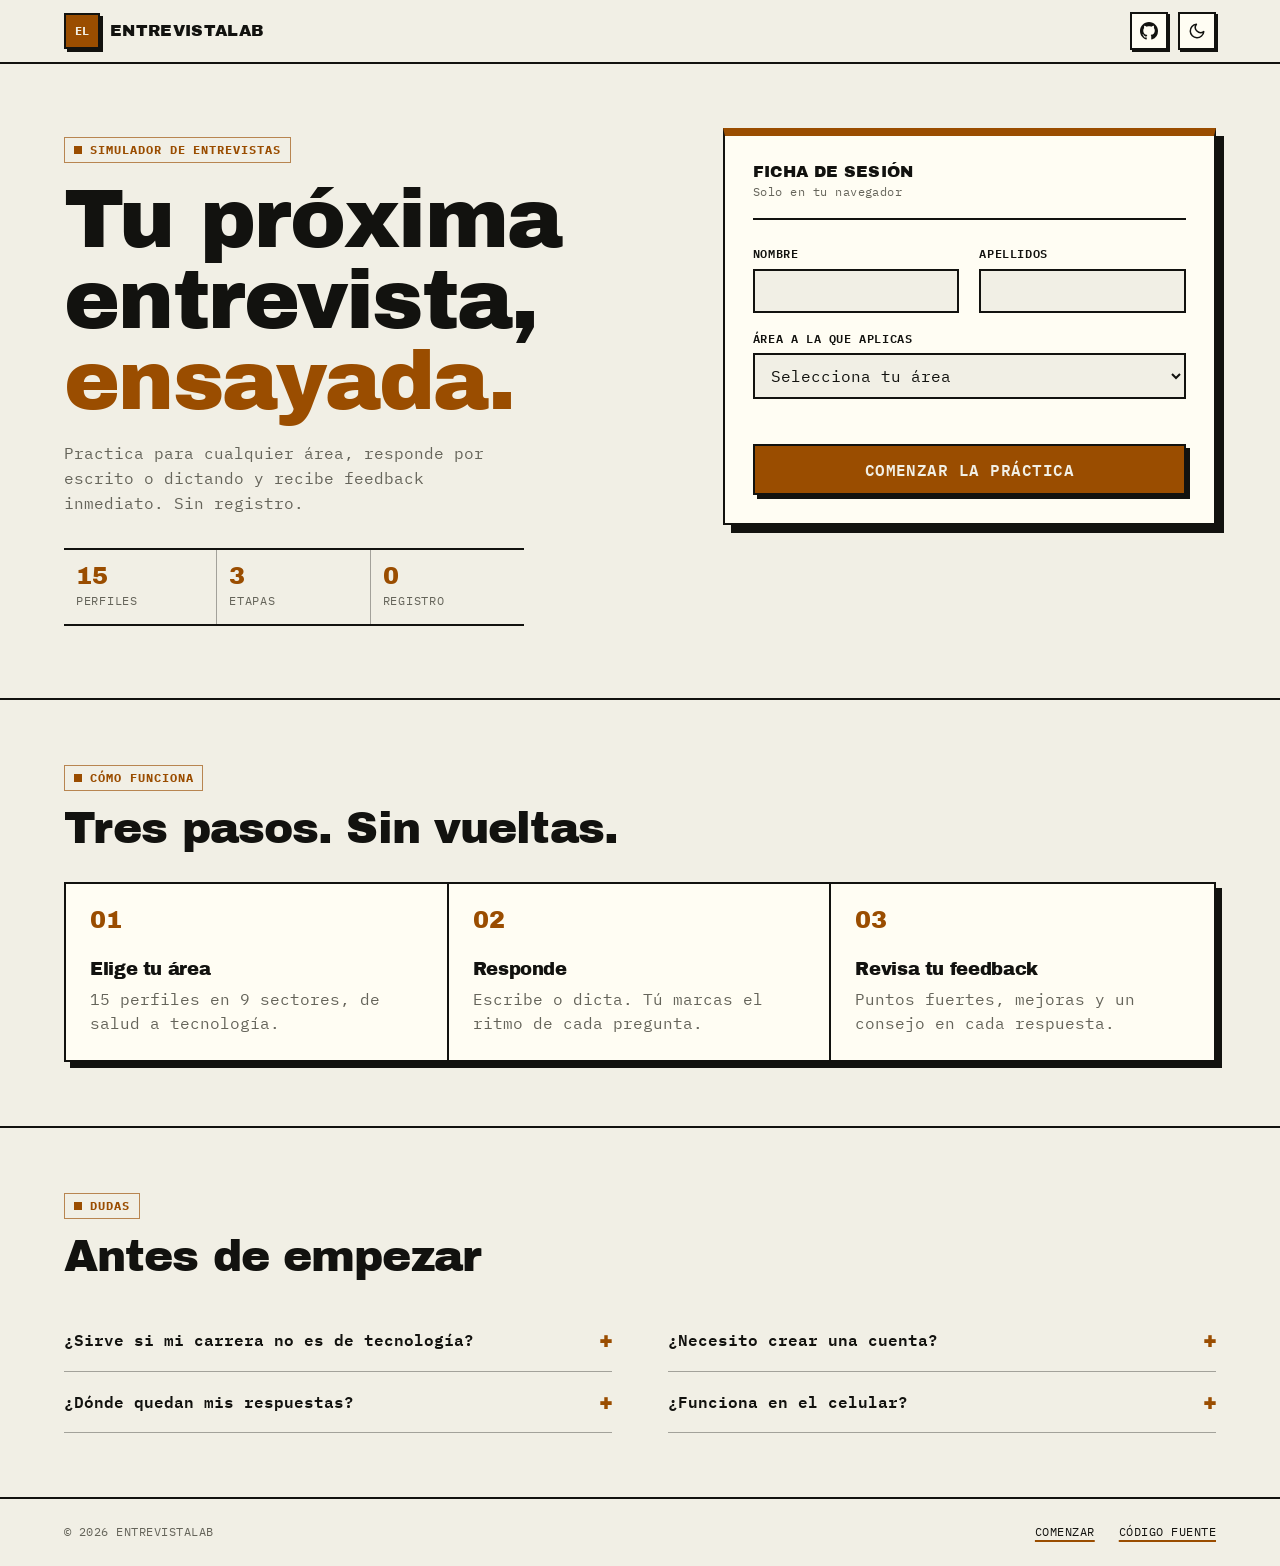
<file: index.html>
<!DOCTYPE html>
<html lang="es">
<head>
  <meta charset="UTF-8" />
  <meta name="viewport" content="width=device-width, initial-scale=1.0" />
  <title>EntrevistaLab — Practica entrevistas laborales de cualquier área</title>
  <meta name="description" content="Practica entrevistas laborales de cualquier área con preguntas reales, feedback inmediato y un informe de tu desempeño." />

  <link rel="icon" href="./image/favicon.png" type="image/png" />

  <link rel="preconnect" href="https://fonts.googleapis.com" />
  <link rel="preconnect" href="https://fonts.gstatic.com" crossorigin />
  <link href="https://fonts.googleapis.com/css2?family=Archivo+Black&family=IBM+Plex+Mono:wght@400;500;600&display=swap" rel="stylesheet" />

  <link rel="stylesheet" href="./css/styles.css" />
</head>
<body>

  <header class="site-header">
    <div class="container">
      <a class="brand" href="./index.html" aria-label="EntrevistaLab, inicio">
        <span class="brand-mark" aria-hidden="true">EL</span>
        <span>EntrevistaLab</span>
      </a>
      <div class="header-actions">
        <a class="icon-btn" href="https://github.com/Neffex010/SimuladorEntrevistas" target="_blank" rel="noopener" aria-label="Ver código fuente" title="Código fuente">
          <svg width="18" height="18" viewBox="0 0 16 16" fill="currentColor" aria-hidden="true"><path d="M8 0C3.58 0 0 3.58 0 8c0 3.54 2.29 6.53 5.47 7.59.4.07.55-.17.55-.38 0-.19-.01-.82-.01-1.49-2.01.37-2.53-.49-2.69-.94-.09-.23-.48-.94-.82-1.13-.28-.15-.68-.52-.01-.53.63-.01 1.08.58 1.23.82.72 1.21 1.87.87 2.33.66.07-.52.28-.87.51-1.07-1.78-.2-3.64-.89-3.64-3.95 0-.87.31-1.59.82-2.15-.08-.2-.36-1.02.08-2.12 0 0 .67-.21 2.2.82.64-.18 1.32-.27 2-.27s1.36.09 2 .27c1.53-1.04 2.2-.82 2.2-.82.44 1.1.16 1.92.08 2.12.51.56.82 1.27.82 2.15 0 3.07-1.87 3.75-3.65 3.95.29.25.54.73.54 1.48 0 1.07-.01 1.93-.01 2.2 0 .21.15.46.55.38A8.01 8.01 0 0 0 16 8c0-4.42-3.58-8-8-8Z"/></svg>
        </a>
        <button class="icon-btn" id="themeToggle" aria-label="Cambiar tema claro u oscuro" title="Claro / oscuro">
          <svg class="icon-sun" width="18" height="18" viewBox="0 0 24 24" fill="none" stroke="currentColor" stroke-width="2" stroke-linecap="round" aria-hidden="true"><circle cx="12" cy="12" r="5"/><path d="M12 1v2M12 21v2M4.22 4.22l1.42 1.42M18.36 18.36l1.42 1.42M1 12h2M21 12h2M4.22 19.78l1.42-1.42M18.36 5.64l1.42-1.42"/></svg>
          <svg class="icon-moon" width="18" height="18" viewBox="0 0 24 24" fill="none" stroke="currentColor" stroke-width="2" stroke-linecap="round" stroke-linejoin="round" aria-hidden="true"><path d="M21 12.79A9 9 0 1 1 11.21 3 7 7 0 0 0 21 12.79Z"/></svg>
        </button>
      </div>
    </div>
  </header>

  <main>

    <!-- Hero + datos de la sesión -->
    <section class="hero">
      <div class="container hero-grid">
        <div class="hero-copy">
          <span class="tag">Simulador de entrevistas</span>
          <h1 class="hero-title">Tu próxima entrevista, <em>ensayada.</em></h1>
          <p class="hero-sub">
            Practica para cualquier área, responde por escrito o dictando
            y recibe feedback inmediato. Sin registro.
          </p>

          <ul class="hero-facts">
            <li><strong>15</strong> <span>perfiles</span></li>
            <li><strong>3</strong> <span>etapas</span></li>
            <li><strong>0</strong> <span>registro</span></li>
          </ul>
        </div>

        <form id="formDatos" class="reg-sheet" novalidate>
          <div class="sheet-head">
            <h2 class="sheet-title" id="registro">Ficha de sesión</h2>
            <span class="meta">Solo en tu navegador</span>
          </div>

          <div class="sheet-grid">
            <div class="field span-6">
              <label for="nombre">Nombre</label>
              <input class="input" type="text" id="nombre" name="nombre" required autocomplete="given-name" />
            </div>

            <div class="field span-6">
              <label for="apellidos">Apellidos</label>
              <input class="input" type="text" id="apellidos" name="apellidos" required autocomplete="family-name" />
            </div>

            <div class="field field-wide">
              <label for="campo">Área a la que aplicas</label>
              <select class="input" id="campo" name="campo" required aria-describedby="roleHint">
                <option value="">Selecciona tu área</option>
              </select>
              <p class="field-hint" id="roleHint" aria-live="polite"></p>
            </div>
          </div>

          <p class="form-error" id="formError" role="alert" hidden></p>

          <div class="btn-row">
            <button type="submit" class="btn btn-accent btn-block">Comenzar la práctica</button>
          </div>
        </form>
      </div>
    </section>

    <!-- Cómo funciona -->
    <section class="steps">
      <div class="container">
        <div class="section-head">
          <span class="tag">Cómo funciona</span>
          <h2>Tres pasos. Sin vueltas.</h2>
        </div>
        <ol class="steps-list">
          <li>
            <span class="step-no" aria-hidden="true">01</span>
            <h3>Elige tu área</h3>
            <p>15 perfiles en 9 sectores, de salud a tecnología.</p>
          </li>
          <li>
            <span class="step-no" aria-hidden="true">02</span>
            <h3>Responde</h3>
            <p>Escribe o dicta. Tú marcas el ritmo de cada pregunta.</p>
          </li>
          <li>
            <span class="step-no" aria-hidden="true">03</span>
            <h3>Revisa tu feedback</h3>
            <p>Puntos fuertes, mejoras y un consejo en cada respuesta.</p>
          </li>
        </ol>
      </div>
    </section>

    <!-- Preguntas frecuentes -->
    <section class="faq">
      <div class="container">
        <div class="section-head">
          <span class="tag">Dudas</span>
          <h2>Antes de empezar</h2>
        </div>
        <div class="faq-grid">
          <details class="faq-item">
            <summary>¿Sirve si mi carrera no es de tecnología?</summary>
            <p>Sí. Hay perfiles de salud, educación, derecho, negocios, diseño, ingeniería, recursos humanos y una opción general.</p>
          </details>
          <details class="faq-item">
            <summary>¿Necesito crear una cuenta?</summary>
            <p>No. Solo escribes tu nombre y eliges tu área. Sin contraseña ni registro.</p>
          </details>
          <details class="faq-item">
            <summary>¿Dónde quedan mis respuestas?</summary>
            <p>En tu navegador. Solo se envían para generar el feedback de cada pregunta.</p>
          </details>
          <details class="faq-item">
            <summary>¿Funciona en el celular?</summary>
            <p>Sí. La interfaz se adapta y puedes responder con el teclado del teléfono.</p>
          </details>
        </div>
      </div>
    </section>
  </main>

  <footer class="site-footer">
    <div class="container">
      <span class="muted">© <span id="year">2026</span> EntrevistaLab</span>
      <nav>
        <a href="#registro">Comenzar</a>
        <a href="https://github.com/Neffex010/SimuladorEntrevistas" target="_blank" rel="noopener">Código fuente</a>
      </nav>
    </div>
  </footer>

  <script src="./js/theme.js" defer></script>
  <script type="module" src="./js/landing.js"></script>
</body>
</html>
</file>
<file: css/styles.css>
/* =========================================================
   EntrevistaLab — Sistema brutalista
   Oscuro por defecto. Claro: variante papel.
   6 tokens de color · una sombra dura · sin gradientes.
   ========================================================= */

/* ---------- Tokens ---------- */
:root {
  color-scheme: dark;
  --fondo: #0c0c0a;
  --superficie: #171714;
  --tinta: #f3f0e4;
  --muted: #a5a193;
  --acento: #ffc83d;
  --estado: #ff5a36;
}

html[data-theme="light"] {
  color-scheme: light;
  --fondo: #f1efe5;
  --superficie: #fffdf3;
  --tinta: #12120f;
  --muted: #65645a;
  --acento: #9a4d00;
  --estado: #b3260b;
}

/* ---------- Reset y base ---------- */
*, *::before, *::after { box-sizing: border-box; }
html { scroll-behavior: auto; }

body {
  margin: 0;
  overflow-x: clip;
  font-family: 'IBM Plex Mono', 'Consolas', 'Courier New', monospace;
  font-size: 1rem;
  line-height: 1.55;
  color: var(--tinta);
  background: var(--fondo);
  -webkit-font-smoothing: antialiased;
}

::selection { background: var(--acento); color: var(--fondo); }

.sr-only {
  position: absolute;
  width: 1px;
  height: 1px;
  padding: 0;
  margin: -1px;
  overflow: hidden;
  clip: rect(0 0 0 0);
  white-space: nowrap;
  border: 0;
}

h1, h2, h3, h4 {
  font-family: 'Archivo Black', 'Arial Black', 'Helvetica Neue', sans-serif;
  font-weight: 400;
  line-height: .96;
  letter-spacing: -.02em;
  margin: 0 0 12px;
}

h1 { font-size: clamp(2.75rem, 1.4rem + 5.2vw, 5.25rem); }
h2 { font-size: clamp(1.75rem, 1.2rem + 2vw, 2.75rem); }
h3 { font-size: 1.125rem; line-height: 1.05; }
h4 { font-size: 1rem; letter-spacing: 0; }

p { margin: 0 0 12px; }
a { color: var(--tinta); text-decoration: underline; text-decoration-color: var(--acento); text-decoration-thickness: 2px; text-underline-offset: 4px; }
a:hover { color: var(--acento); }

img { max-width: 100%; display: block; }

hr { border: 0; border-top: 2px solid color-mix(in srgb, var(--tinta) 30%, transparent); margin: 20px 0; }

.container { width: 100%; max-width: 1200px; margin-inline: auto; padding-inline: 24px; }

body.modal-open { overflow: hidden; }
main { min-height: calc(100vh - 220px); }
[hidden] { display: none !important; }

:focus-visible { outline: 3px solid var(--acento); outline-offset: 3px; }

.muted { color: var(--muted); }
.mb-0 { margin-bottom: 0; }

.tag {
  display: inline-flex;
  align-items: center;
  gap: 8px;
  padding: 3px 9px;
  margin-bottom: 16px;
  border: 1px solid color-mix(in srgb, var(--acento) 65%, transparent);
  color: var(--acento);
  font-size: .75rem;
  font-weight: 700;
  letter-spacing: .08em;
  text-transform: uppercase;
}
.tag::before { content: ""; width: 8px; height: 8px; background: var(--acento); flex: none; }

.meta {
  display: block;
  font-size: .75rem;
  color: var(--muted);
  letter-spacing: .04em;
}

/* ---------- Cabecera ---------- */
.site-header {
  position: sticky;
  top: 0;
  z-index: 40;
  background: var(--fondo);
  border-bottom: 2px solid var(--tinta);
}

.site-header .container {
  display: flex;
  align-items: center;
  justify-content: space-between;
  gap: 16px;
  padding-top: 12px;
  padding-bottom: 12px;
}

.brand {
  display: inline-flex;
  align-items: center;
  gap: 10px;
  min-width: 0;
  font-family: 'Archivo Black', 'Arial Black', sans-serif;
  font-size: 1rem;
  letter-spacing: .02em;
  text-transform: uppercase;
  color: var(--tinta);
  text-decoration: none;
}
.brand:hover { color: var(--tinta); }
.brand > span:last-child { overflow: hidden; text-overflow: ellipsis; white-space: nowrap; }

.brand-mark {
  width: 36px;
  height: 36px;
  display: grid;
  place-items: center;
  flex: none;
  border: 2px solid var(--tinta);
  background: var(--acento);
  color: var(--fondo);
  box-shadow: 3px 3px 0 var(--tinta);
  font-family: 'IBM Plex Mono', 'Consolas', monospace;
  font-size: .75rem;
  font-weight: 700;
}

.header-actions { display: flex; align-items: center; gap: 10px; flex: none; }

.icon-btn {
  display: inline-grid;
  place-items: center;
  width: 38px;
  height: 38px;
  padding: 0;
  border: 2px solid var(--tinta);
  border-radius: 0;
  background: var(--superficie);
  color: var(--tinta);
  box-shadow: 2px 2px 0 var(--tinta);
  cursor: pointer;
  transition: background-color 120ms linear, color 120ms linear, transform 80ms linear, box-shadow 80ms linear;
}
.icon-btn:hover { background: var(--acento); color: var(--fondo); transform: translate(-1px, -1px); box-shadow: 4px 4px 0 var(--tinta); }
.icon-btn:active { transform: translate(2px, 2px); box-shadow: none; }

.icon-sun { display: none; }
.icon-moon { display: block; }
html[data-theme="dark"] .icon-sun { display: block; }
html[data-theme="dark"] .icon-moon { display: none; }

/* ---------- Botones ---------- */
.btn {
  display: inline-flex;
  align-items: center;
  justify-content: center;
  gap: 8px;
  min-height: 48px;
  padding: 10px 18px;
  border: 2px solid var(--tinta);
  border-radius: 0;
  font-family: 'IBM Plex Mono', 'Consolas', monospace;
  font-size: 1rem;
  font-weight: 600;
  letter-spacing: .03em;
  text-transform: uppercase;
  color: var(--tinta);
  background: transparent;
  box-shadow: 4px 4px 0 var(--tinta);
  cursor: pointer;
  transition: background-color 120ms linear, color 120ms linear, transform 80ms linear, box-shadow 80ms linear;
}
.btn:hover { transform: translate(-2px, -2px); box-shadow: 6px 6px 0 var(--tinta); }
.btn:active { transform: translate(3px, 3px); box-shadow: none; }
.btn[disabled] {
  opacity: .42;
  box-shadow: none;
  transform: none;
  cursor: not-allowed;
}

.btn-accent { background: var(--acento); color: var(--fondo); }
.btn-accent:hover { background: color-mix(in srgb, var(--acento) 85%, var(--tinta)); color: var(--fondo); }

.btn-ink { background: var(--tinta); color: var(--fondo); }
.btn-ink:hover { background: color-mix(in srgb, var(--tinta) 84%, var(--fondo)); color: var(--fondo); }

.btn-ghost { background: transparent; color: var(--tinta); }
.btn-ghost:hover { background: var(--tinta); color: var(--fondo); }

.btn-soft { background: var(--superficie); color: var(--tinta); }
.btn-soft:hover { background: var(--acento); color: var(--fondo); }
.btn-soft.is-recording { background: var(--estado); color: var(--fondo); }

.btn-block { width: 100%; }

/* ---------- Landing: hero ---------- */
.hero { padding-block: 64px 72px; }

.hero-grid {
  display: grid;
  grid-template-columns: minmax(0, 1.1fr) minmax(380px, .9fr);
  gap: 56px;
  align-items: start;
}

.hero-copy { padding-top: 8px; }

.hero-title { max-width: 11ch; margin-bottom: 20px; }
.hero-title em { font-style: normal; color: var(--acento); }

.hero-sub {
  max-width: 46ch;
  margin: 0;
  color: var(--muted);
  font-size: 1rem;
}

.hero-facts {
  display: grid;
  grid-template-columns: repeat(3, 1fr);
  max-width: 460px;
  margin: 32px 0 0;
  padding: 0;
  list-style: none;
  border-top: 2px solid var(--tinta);
  border-bottom: 2px solid var(--tinta);
}
.hero-facts li { padding: 14px 12px; border-right: 1px solid color-mix(in srgb, var(--tinta) 35%, transparent); }
.hero-facts li:last-child { border-right: 0; }
.hero-facts strong {
  display: block;
  font-family: 'Archivo Black', 'Arial Black', sans-serif;
  font-size: 1.5rem;
  font-weight: 400;
  line-height: 1;
  color: var(--acento);
}
.hero-facts span {
  display: block;
  margin-top: 4px;
  font-size: .75rem;
  letter-spacing: .06em;
  text-transform: uppercase;
  color: var(--muted);
}

/* Ficha de sesión */
.reg-sheet {
  max-width: 520px;
  padding: 28px;
  background: var(--superficie);
  border: 2px solid var(--tinta);
  border-top: 8px solid var(--acento);
  box-shadow: 8px 8px 0 var(--tinta);
}

.sheet-head {
  display: flex;
  flex-direction: column;
  gap: 4px;
  margin-bottom: 24px;
  padding-bottom: 16px;
  border-bottom: 2px solid var(--tinta);
}
.sheet-title {
  margin: 0;
  font-family: 'Archivo Black', 'Arial Black', sans-serif;
  font-size: 1rem;
  letter-spacing: .02em;
  text-transform: uppercase;
}

.sheet-grid {
  display: grid;
  grid-template-columns: repeat(12, 1fr);
  gap: 16px 20px;
}

.span-5 { grid-column: span 5; }
.span-6 { grid-column: span 6; }
.span-7 { grid-column: span 7; }
.field-wide { grid-column: 1 / -1; }

.field label {
  display: block;
  margin-bottom: 6px;
  font-size: .75rem;
  font-weight: 600;
  letter-spacing: .05em;
  text-transform: uppercase;
  color: var(--tinta);
}
.field .hint { color: var(--muted); }

.field-hint {
  min-height: 1.2em;
  margin: 6px 0 0;
  font-size: .75rem;
  color: var(--muted);
}

.input, select.input, textarea.input {
  width: 100%;
  padding: 10px 12px;
  border: 2px solid var(--tinta);
  border-radius: 0;
  background: var(--fondo);
  color: var(--tinta);
  font-family: 'IBM Plex Mono', 'Consolas', monospace;
  font-size: 1rem;
  transition: border-color 120ms linear, box-shadow 120ms linear;
}
.input:focus {
  outline: none;
  border-color: var(--acento);
  box-shadow: 4px 4px 0 var(--acento);
}
.input::placeholder { color: color-mix(in srgb, var(--muted) 75%, transparent); }

textarea.input { min-height: 150px; resize: vertical; line-height: 1.5; }

.form-error {
  min-height: 1.2em;
  margin: 10px 0 16px;
  font-size: .75rem;
  font-weight: 600;
  color: var(--estado);
}

.hero .btn-row { margin-top: 24px; }

/* ---------- Landing: pasos ---------- */
.steps { padding-block: 64px; border-top: 2px solid var(--tinta); }

.section-head { max-width: 58ch; margin-bottom: 32px; }
.section-head h2 { margin-bottom: 8px; }
.section-head p { margin: 0; color: var(--muted); }

.steps-list {
  display: grid;
  grid-template-columns: repeat(3, 1fr);
  margin: 0;
  padding: 0;
  list-style: none;
  border: 2px solid var(--tinta);
  background: var(--superficie);
  box-shadow: 6px 6px 0 var(--tinta);
}
.steps-list li { padding: 24px; border-right: 2px solid var(--tinta); }
.steps-list li:last-child { border-right: 0; }

.step-no {
  display: block;
  margin-bottom: 28px;
  font-family: 'Archivo Black', 'Arial Black', sans-serif;
  font-size: 1.5rem;
  line-height: 1;
  color: var(--acento);
}

.steps-list h3 { margin-bottom: 8px; }
.steps-list p { margin: 0; color: var(--muted); }

/* ---------- Landing: FAQ ---------- */
.faq { padding-block: 64px; border-top: 2px solid var(--tinta); }

.faq-grid {
  display: grid;
  grid-template-columns: repeat(2, 1fr);
  column-gap: 56px;
  align-items: start;
}

.faq-item { border-bottom: 1px solid color-mix(in srgb, var(--tinta) 35%, transparent); }
.faq-item summary {
  display: flex;
  align-items: center;
  justify-content: space-between;
  gap: 16px;
  padding-block: 18px;
  font-size: 1rem;
  font-weight: 600;
  cursor: pointer;
  list-style: none;
}
.faq-item summary::-webkit-details-marker { display: none; }
.faq-item summary:hover { color: var(--acento); }
.faq-item summary::after {
  content: "+";
  flex: none;
  font-family: 'Archivo Black', 'Arial Black', sans-serif;
  font-size: 1.25rem;
  line-height: 1;
  color: var(--acento);
}
.faq-item[open] summary::after { content: "−"; }
.faq-item p { max-width: 56ch; margin: 0 0 18px; color: var(--muted); }

/* ---------- Pie de página ---------- */
.site-footer { border-top: 2px solid var(--tinta); }

.site-footer .container {
  display: flex;
  flex-wrap: wrap;
  gap: 16px;
  align-items: center;
  justify-content: space-between;
  padding-block: 24px;
}
.site-footer .muted { font-size: .75rem; letter-spacing: .04em; text-transform: uppercase; }
.site-footer nav { display: flex; gap: 24px; font-size: .75rem; letter-spacing: .04em; text-transform: uppercase; }

/* ---------- Simulador ---------- */
.sim-shell { padding-block: 48px 80px; }
.sim-shell > .container { max-width: 980px; }
#interviewArea { scroll-margin-top: 96px; }

.user-chip {
  display: inline-flex;
  align-items: center;
  gap: 8px;
  min-width: 0;
  font-size: .75rem;
  letter-spacing: .04em;
  text-transform: uppercase;
  color: var(--muted);
}
.user-chip .dot { width: 8px; height: 8px; background: var(--acento); flex: none; }
.user-chip #headerUserName {
  max-width: 24ch;
  overflow: hidden;
  text-overflow: ellipsis;
  white-space: nowrap;
}

/* Progreso */
.progress-wrap { margin-bottom: 24px; }
.progress-meta {
  display: flex;
  justify-content: space-between;
  align-items: baseline;
  gap: 16px;
  margin-bottom: 10px;
  font-size: .75rem;
  font-weight: 600;
  letter-spacing: .04em;
  text-transform: uppercase;
}

.progress-track { height: 14px; background: var(--fondo); border: 2px solid var(--tinta); }
.progress-fill { height: 100%; width: 0%; background: var(--acento); transition: width 150ms linear; }

.stage-steps {
  display: grid;
  grid-template-columns: repeat(3, 1fr);
  gap: 8px;
  margin: 10px 0 0;
  padding: 0;
  list-style: none;
  font-size: .75rem;
  letter-spacing: .04em;
  text-transform: uppercase;
}
.stage-steps li {
  padding: 6px 8px;
  border: 2px solid color-mix(in srgb, var(--tinta) 40%, transparent);
  color: var(--muted);
}
.stage-steps li.is-done { border-color: var(--tinta); background: var(--superficie); color: var(--tinta); }
.stage-steps li.is-current { border-color: var(--acento); background: var(--acento); color: var(--fondo); font-weight: 700; }

/* Tarjeta base */
.card {
  padding: 32px;
  background: var(--superficie);
  border: 2px solid var(--tinta);
  box-shadow: 6px 6px 0 var(--tinta);
}
.setup-card, .question-card, .result-card { border-top: 8px solid var(--acento); }
.card .section-head h2 { font-size: 1.75rem; }

/* Pregunta */
.question-head {
  display: flex;
  align-items: center;
  justify-content: space-between;
  gap: 16px;
  flex-wrap: wrap;
  padding-bottom: 16px;
  border-bottom: 1px solid color-mix(in srgb, var(--tinta) 35%, transparent);
}

.timer {
  display: inline-block;
  min-width: 78px;
  padding: 7px 12px;
  border: 2px solid var(--tinta);
  background: var(--fondo);
  color: var(--tinta);
  font-size: 1.125rem;
  font-weight: 700;
  text-align: center;
  font-variant-numeric: tabular-nums;
}
.timer.warn { border-color: var(--acento); background: var(--acento); color: var(--fondo); }
.timer.danger { border-color: var(--estado); background: var(--estado); color: var(--fondo); }

.question-text {
  min-height: 3em;
  max-width: 52ch;
  margin: 24px 0 20px;
  font-family: 'IBM Plex Mono', 'Consolas', monospace;
  font-size: 1.125rem;
  font-weight: 500;
  line-height: 1.45;
  letter-spacing: 0;
  text-wrap: pretty;
}

.input-help {
  margin: 6px 0 0;
  font-size: .75rem;
  color: var(--muted);
  opacity: 0;
  transition: opacity 120ms linear;
}
#txtAnswer:focus + .input-help { opacity: 1; }

.voice-hint { min-height: 1.4em; margin: 6px 0 0; font-size: .75rem; color: var(--muted); }

.action-bar {
  display: flex;
  align-items: center;
  justify-content: space-between;
  gap: 12px;
  flex-wrap: wrap;
  margin-top: 20px;
  padding-top: 16px;
  border-top: 1px solid color-mix(in srgb, var(--tinta) 35%, transparent);
}
.action-bar.bare { margin-top: 8px; padding-top: 8px; border-top: 0; }
.action-bar.is-end { justify-content: flex-end; }
.action-group { display: flex; gap: 8px; }

/* ---------- Feedback ---------- */
.feedback {
  display: grid;
  grid-template-columns: 1fr 1fr;
  column-gap: 32px;
  margin-top: 24px;
  padding: 24px;
  background: var(--superficie);
  border: 2px solid var(--tinta);
  border-top: 8px solid var(--acento);
  box-shadow: 6px 6px 0 var(--tinta);
  scroll-margin-top: 96px;
}

.fb-score {
  grid-column: 1 / -1;
  display: flex;
  align-items: center;
  gap: 16px;
  flex-wrap: wrap;
  margin-bottom: 8px;
  padding-bottom: 16px;
  border-bottom: 2px solid var(--tinta);
}
.fb-score .num {
  padding: 7px 12px;
  border: 2px solid var(--tinta);
  background: var(--acento);
  color: var(--fondo);
  box-shadow: 3px 3px 0 var(--tinta);
  font-family: 'Archivo Black', 'Arial Black', sans-serif;
  font-size: 1.5rem;
  line-height: 1;
}
.fb-score .label {
  font-size: .75rem;
  font-weight: 600;
  letter-spacing: .06em;
  text-transform: uppercase;
}

.score-meter { display: flex; gap: 4px; margin-left: auto; }
.score-meter span {
  width: 32px;
  height: 12px;
  border: 2px solid color-mix(in srgb, var(--tinta) 40%, transparent);
  background: transparent;
}
.score-meter span.is-on { border-color: var(--acento); background: var(--acento); }

.feedback h4 {
  margin: 0 0 10px;
  font-family: 'IBM Plex Mono', 'Consolas', monospace;
  font-size: .75rem;
  font-weight: 700;
  letter-spacing: .08em;
  text-transform: uppercase;
  color: var(--acento);
}
.feedback h4::before { content: "// "; }

.feedback ul { margin: 0; padding: 0; list-style: none; }
.feedback li { position: relative; max-width: 60ch; margin-bottom: 6px; padding-left: 18px; }
.feedback li::before {
  content: "";
  position: absolute;
  top: .62em;
  left: 0;
  width: 7px;
  height: 7px;
  background: var(--acento);
}

#fbTip p { max-width: 72ch; margin: 0; }
.fb-block { padding-block: 16px; border-top: 2px solid color-mix(in srgb, var(--tinta) 35%, transparent); }
.fb-block.ok { grid-column: 1; }
.fb-block.grow { grid-column: 2; }
.fb-block.tip { grid-column: 1 / -1; }

.advance-row { grid-column: 1 / -1; display: flex; justify-content: flex-end; margin-top: 16px; }

.alert-error {
  margin-bottom: 24px;
  padding: 12px 16px;
  border: 2px solid var(--tinta);
  background: var(--estado);
  color: var(--fondo);
  font-size: .75rem;
  font-weight: 600;
  letter-spacing: .03em;
}

/* ---------- Configuración ---------- */
.option-grid {
  display: grid;
  grid-template-columns: repeat(2, 1fr);
  gap: 16px 24px;
}

.setup-summary {
  margin: 20px 0 0;
  padding: 10px 14px;
  border: 2px solid var(--tinta);
  border-left: 8px solid var(--acento);
  background: var(--fondo);
  font-size: .75rem;
  font-weight: 600;
  letter-spacing: .04em;
  text-transform: uppercase;
}

.mode-field { min-width: 0; margin: 0; padding: 0; border: 0; }
.mode-field legend {
  margin-bottom: 6px;
  padding: 0;
  font-size: .75rem;
  font-weight: 600;
  letter-spacing: .05em;
  text-transform: uppercase;
}
.mode-options { display: grid; grid-template-columns: 1fr 1fr; gap: 10px; }
.mode-option {
  display: flex;
  align-items: flex-start;
  gap: 12px;
  padding: 14px;
  border: 2px solid var(--tinta);
  background: var(--fondo);
  cursor: pointer;
  transition: background-color 120ms linear, color 120ms linear;
}
.mode-option:hover { background: color-mix(in srgb, var(--tinta) 8%, var(--fondo)); }
.mode-option:has(input:checked) { background: var(--acento); border-color: var(--tinta); }
.mode-option input { flex: none; margin: 3px 0 0; accent-color: var(--fondo); }
.mode-option:has(input:focus-visible) { outline: 3px solid var(--acento); outline-offset: 3px; }
.mode-name { display: block; font-size: 1rem; font-weight: 700; text-transform: uppercase; letter-spacing: .02em; }
.mode-meta { display: block; font-size: .75rem; color: var(--muted); }
.mode-option:has(input:checked) .mode-name,
.mode-option:has(input:checked) .mode-meta { color: var(--fondo); }

.setup-advanced { margin-top: 16px; border: 2px solid var(--tinta); background: var(--fondo); }
.setup-advanced summary {
  display: flex;
  align-items: baseline;
  gap: 12px;
  padding: 12px 14px;
  font-size: .75rem;
  font-weight: 700;
  letter-spacing: .06em;
  text-transform: uppercase;
  cursor: pointer;
  list-style: none;
}
.setup-advanced summary::-webkit-details-marker { display: none; }
.setup-advanced summary:hover { color: var(--acento); }
.setup-advanced summary::after {
  content: "+";
  flex: none;
  font-family: 'Archivo Black', 'Arial Black', sans-serif;
  font-size: 1.25rem;
  line-height: 1;
  color: var(--acento);
}
.setup-advanced[open] summary::after { content: "−"; }
.setup-advanced-hint { margin-left: auto; font-size: .75rem; font-weight: 400; letter-spacing: .02em; color: var(--muted); }
.setup-advanced-body { padding: 16px; border-top: 2px solid var(--tinta); }

.switch-row {
  display: flex;
  align-items: center;
  justify-content: space-between;
  gap: 16px;
  padding: 12px 14px;
  border: 2px solid var(--tinta);
  background: var(--superficie);
}
.switch-row .lbl { font-size: 1rem; font-weight: 600; }
.switch-row .lbl small { display: block; color: var(--muted); font-size: .75rem; font-weight: 400; }

.switch { position: relative; width: 46px; height: 26px; flex: none; }
.switch input { position: absolute; opacity: 0; width: 0; height: 0; }
.switch .track {
  position: absolute;
  inset: 0;
  border: 2px solid var(--tinta);
  background: var(--fondo);
  cursor: pointer;
}
.switch .track::after {
  content: "";
  position: absolute;
  top: 2px;
  left: 2px;
  width: 18px;
  height: 18px;
  background: var(--tinta);
  transition: transform 100ms linear, background-color 100ms linear;
}
.switch input:checked + .track { background: var(--acento); }
.switch input:checked + .track::after { transform: translateX(20px); background: var(--fondo); }
.switch input:focus-visible + .track { outline: 3px solid var(--acento); outline-offset: 3px; }

/* ---------- Resultado ---------- */
.score-hero-wrap { display: flex; align-items: flex-end; gap: 16px; margin: 8px 0 4px; }
.score-kicker {
  padding-bottom: 8px;
  font-size: .75rem;
  font-weight: 600;
  letter-spacing: .08em;
  text-transform: uppercase;
  color: var(--muted);
}
.score-hero {
  font-family: 'Archivo Black', 'Arial Black', sans-serif;
  font-size: clamp(2.5rem, 6vw, 4.5rem);
  line-height: .85;
  color: var(--acento);
}
.score-caption { margin-bottom: 28px; color: var(--muted); }

.stage-results { max-width: 560px; margin-top: 24px; }
.stage-result { margin-bottom: 16px; }
.stage-result .top {
  display: flex;
  justify-content: space-between;
  gap: 16px;
  margin-bottom: 6px;
  font-size: .75rem;
  font-weight: 600;
  letter-spacing: .04em;
  text-transform: uppercase;
}
.stage-result .track { height: 14px; background: var(--fondo); border: 2px solid var(--tinta); }
.stage-result .fill { height: 100%; width: 0; background: var(--acento); }

.result-recap {
  margin-top: 32px;
  padding: 20px;
  border: 2px solid var(--tinta);
  border-left: 8px solid var(--acento);
  background: var(--fondo);
}
.result-recap h3 { margin-bottom: 4px; }
.result-recap > p { margin: 0 0 12px; font-size: .75rem; color: var(--muted); }
.result-recap ul { margin: 0; padding: 0; list-style: none; }
.result-recap li {
  display: flex;
  align-items: baseline;
  justify-content: space-between;
  gap: 16px;
  max-width: 62ch;
}
.result-recap li + li { margin-top: 6px; }
.result-recap li span:first-child { position: relative; padding-left: 18px; }
.result-recap li span:first-child::before {
  content: "";
  position: absolute;
  top: .62em;
  left: 0;
  width: 7px;
  height: 7px;
  background: var(--acento);
}
.recap-count {
  flex: none;
  font-size: .75rem;
  font-weight: 700;
  color: var(--acento);
  font-variant-numeric: tabular-nums;
}

/* ---------- Modal ---------- */
.modal-backdrop {
  position: fixed;
  inset: 0;
  z-index: 100;
  display: grid;
  place-items: center;
  padding: 24px;
  background: rgba(0, 0, 0, .84);
}

.modal {
  width: 100%;
  max-width: 760px;
  max-height: 86vh;
  overflow: auto;
  padding: 0 32px 32px;
  background: var(--superficie);
  border: 2px solid var(--tinta);
  box-shadow: 12px 12px 0 var(--acento);
}

.modal-head {
  position: sticky;
  top: 0;
  z-index: 2;
  display: flex;
  align-items: center;
  justify-content: space-between;
  gap: 16px;
  margin-bottom: 8px;
  padding: 20px 0 16px;
  border-bottom: 2px solid var(--tinta);
  background: var(--superficie);
}
.modal-head h3 { margin: 0; font-size: 1.25rem; }

.preview-stats {
  display: grid;
  grid-template-columns: repeat(auto-fit, minmax(130px, 1fr));
  gap: 8px;
  margin: 20px 0 24px;
}
.preview-stat { padding: 12px 14px; border: 2px solid var(--tinta); background: var(--fondo); }
.preview-stat .label { display: block; margin-bottom: 4px; font-size: .75rem; letter-spacing: .04em; text-transform: uppercase; color: var(--muted); }
.preview-stat .value { font-size: 1rem; font-weight: 700; }

.preview-block { border-bottom: 1px solid color-mix(in srgb, var(--tinta) 35%, transparent); }
.preview-block:last-child { border-bottom: 0; }
.preview-block summary {
  display: flex;
  align-items: center;
  gap: 12px;
  padding: 16px 0;
  cursor: pointer;
  list-style: none;
}
.preview-block summary::-webkit-details-marker { display: none; }
.preview-block summary:hover .preview-q-meta { color: var(--tinta); }
.preview-block summary::after {
  content: "+";
  flex: none;
  width: 12px;
  text-align: center;
  font-family: 'Archivo Black', 'Arial Black', sans-serif;
  font-size: 1.25rem;
  line-height: 1;
  color: var(--acento);
}
.preview-block[open] summary::after { content: "−"; }

.preview-q-meta { flex: 1; font-size: .75rem; letter-spacing: .04em; text-transform: uppercase; color: var(--muted); }
.preview-score { font-size: .75rem; font-weight: 700; color: var(--tinta); font-variant-numeric: tabular-nums; }
.preview-score.is-high { color: var(--acento); }
.preview-score.is-low { color: var(--estado); }

.preview-body { padding: 0 0 18px; }
.preview-label { margin-bottom: 4px; font-size: .75rem; letter-spacing: .04em; text-transform: uppercase; color: var(--muted); }
.preview-block .q { max-width: 64ch; margin-bottom: 12px; font-weight: 600; }
.preview-block .a {
  max-width: 68ch;
  margin-bottom: 12px;
  padding-left: 12px;
  border-left: 3px solid color-mix(in srgb, var(--tinta) 40%, transparent);
  white-space: pre-wrap;
  color: var(--muted);
}
.preview-block h4 {
  margin: 14px 0 6px;
  font-family: 'IBM Plex Mono', 'Consolas', monospace;
  font-size: .75rem;
  letter-spacing: .06em;
  text-transform: uppercase;
  color: var(--acento);
}
.preview-block ul { margin: 0 0 12px; padding-left: 18px; }
.preview-block li { max-width: 68ch; }

.modal-foot { display: flex; justify-content: flex-end; gap: 8px; margin-top: 24px; }

/* ---------- Utilidades ---------- */
.empty-state { padding: 48px 24px; color: var(--muted); }

/* ---------- Responsive ---------- */
@media (max-width: 980px) {
  .hero-grid { grid-template-columns: 1fr; gap: 32px; }
  .hero-title { max-width: 14ch; }
  .reg-sheet { max-width: 640px; }
  .hero-facts { max-width: 520px; }
}

@media (max-width: 860px) {
  .sheet-grid { grid-template-columns: 1fr; gap: 16px; }
  .span-5, .span-6, .span-7 { grid-column: 1 / -1; }
  .faq-grid { grid-template-columns: 1fr; column-gap: 0; }
  .option-grid { grid-template-columns: 1fr; }
  .steps-list { grid-template-columns: 1fr; }
  .steps-list li { border-right: 0; border-bottom: 2px solid var(--tinta); }
  .steps-list li:last-child { border-bottom: 0; }
  .hero { padding-block: 48px 56px; }
  .card, .reg-sheet { padding: 24px; }
  .modal { padding: 0 24px 24px; max-height: 92dvh; }
}

@media (max-width: 640px) {
  .container { padding-inline: 16px; }
  .icon-btn { width: 42px; height: 42px; }
  .hero { padding-block: 40px 48px; }
  .hero-title { max-width: none; }
  .hero-facts strong { font-size: 1.25rem; }
  .hero-facts li { padding: 12px 8px; }
  .reg-sheet { padding: 20px; box-shadow: 6px 6px 0 var(--tinta); }

  .steps, .faq { padding-block: 48px; }

  .card { padding: 20px; box-shadow: 4px 4px 0 var(--tinta); }
  .question-card { padding: 20px; }
  .question-head { gap: 8px; }
  .stage-steps { font-size: .7rem; }

  .action-bar { flex-direction: column; align-items: stretch; }
  .action-group { flex-direction: column; }
  .action-bar .btn, .action-group .btn, .advance-row .btn { width: 100%; }
  .advance-row { justify-content: stretch; }

  .feedback { grid-template-columns: 1fr; column-gap: 0; padding: 18px; box-shadow: 4px 4px 0 var(--tinta); }
  .fb-block.ok, .fb-block.grow, .fb-block.tip { grid-column: 1; }
  .fb-score .score-meter { margin-left: 0; }
  .score-meter span { width: 26px; }

  .modal-backdrop { padding: 0; place-items: stretch; }
  .modal {
    max-width: none;
    min-height: 100dvh;
    max-height: 100dvh;
    padding: 0 20px 20px;
    box-shadow: none;
  }
  .modal-foot { flex-direction: column; }
  .modal-foot .btn { width: 100%; }

  .user-chip #headerUserName { max-width: 12ch; }
  .site-footer nav { gap: 16px; }
}

@media (max-width: 400px) {
  .brand > span:last-child { display: none; }
  .stage-steps { font-size: .65rem; }
  .mode-options { grid-template-columns: 1fr; }
  .score-hero-wrap { flex-direction: column; align-items: flex-start; gap: 4px; }
  .score-kicker { padding-bottom: 0; }
}

@media (prefers-reduced-motion: reduce) {
  *, *::before, *::after {
    transition-duration: .01ms !important;
    animation-duration: .01ms !important;
  }
  html { scroll-behavior: auto; }
}
</file>
